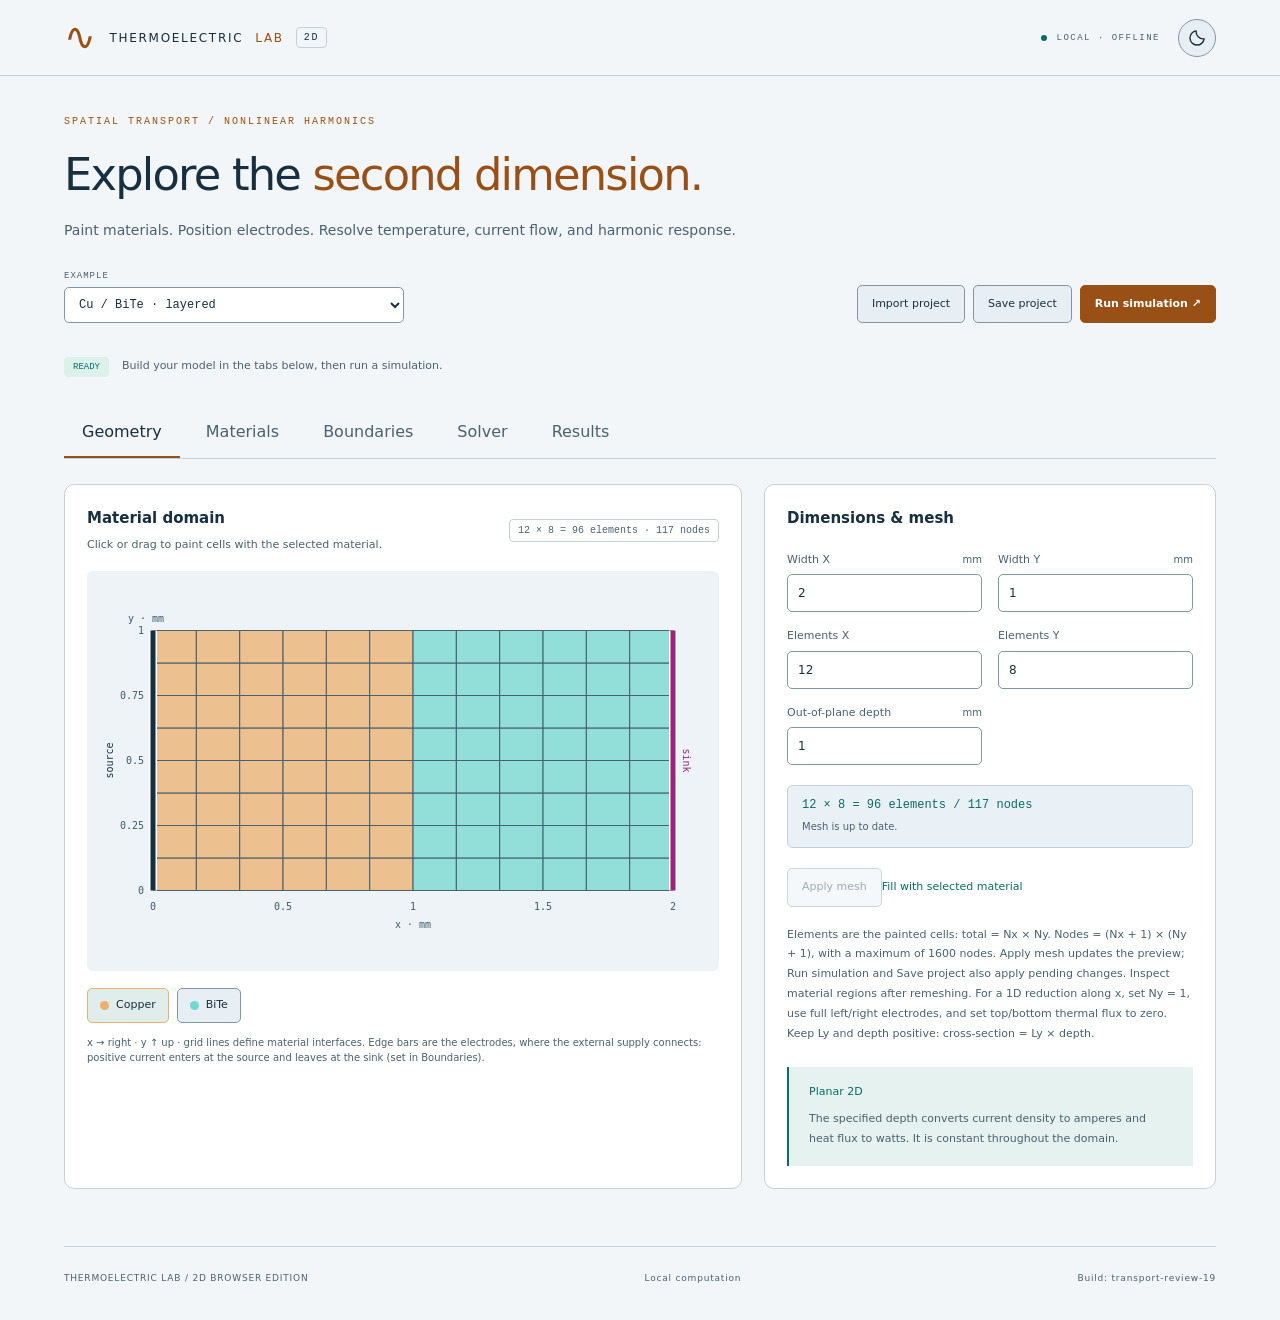
<file: index.html>
<!doctype html><html lang="en"><head><meta charset="utf-8"><meta name="viewport" content="width=device-width,initial-scale=1"><title>Thermoelectric Lab · 2D</title><script src="assets/theme.js"></script>
<link rel="stylesheet" href="assets/style.css"></head><body>
<header><div class="brand"><span>∿</span> THERMOELECTRIC <b>LAB</b><em>2D</em></div><div class="header-actions"><div class="local"><i></i>LOCAL · OFFLINE</div><button id="themeToggle" class="theme-toggle" type="button" aria-label="Light mode" aria-pressed="false" title="Switch to light mode">
<svg class="theme-sun" viewBox="0 0 24 24" aria-hidden="true"><circle cx="12" cy="12" r="4"/><path d="M12 2v2m0 16v2M2 12h2m16 0h2M5 5l1.5 1.5m11 11L19 19M5 19l1.5-1.5m11-11L19 5"/></svg>
<svg class="theme-moon" viewBox="0 0 24 24" aria-hidden="true"><path d="M20.5 13A8.5 8.5 0 0 1 11 3.5 8.5 8.5 0 1 0 20.5 13Z"/></svg>
</button></div></header>
<main><pre id="startupError" role="alert" hidden ></pre><section class="hero"><div class="eyebrow">SPATIAL TRANSPORT / NONLINEAR HARMONICS</div><h1>Explore the <span>second dimension.</span></h1><p>Paint materials. Position electrodes. Resolve temperature, current flow, and harmonic response.</p></section>
<div class="toolbar"><label class="preset-label">EXAMPLE<select id="preset"><option value="custom" disabled hidden>Custom</option><option value="dc">DC · Joule heating / spatial profile</option><option value="layers" selected>Cu / BiTe · layered</option><option value="spreading">Narrow contact · current spreading</option><option value="joule">Homogeneous · Joule 2ω</option><option value="nonlinear">Nonlinear resistance · 3ω</option><option value="seebeck">Open circuit · Seebeck DC</option><option value="module">Thermoelectric module · Bi₂Te₃ n/p couple</option><option value="rc">RC circuit · thermoelectric impedance spectrum</option></select></label><div class="toolbar-buttons"><button id="importProject" title="Open a project: a model with or without saved results">Import project</button><input type="file" id="projectFile" accept=".zip,application/zip" hidden><button id="save" title="Save the model and settings, plus the results when they belong to the current inputs">Save project</button><button id="run" class="primary">Run simulation ↗</button><button id="cancel" hidden>Stop</button></div></div>
<p id="modelNote" class="note" hidden></p><div class="status-row"><span id="badge">READY</span><span id="status" role="status" aria-live="polite">Build your model in the tabs below, then run a simulation.</span><span id="elapsed"></span><progress id="runProgress" aria-label="Cycle budget used" hidden></progress></div>
<div id="validationSummary" class="validation-summary" role="alert" hidden></div>
<nav class="tabs" role="tablist" aria-label="Workbench sections"><button role="tab" id="tab-geometry" aria-controls="geometry" aria-selected="true" data-tab="geometry"><span>Geometry</span></button><button role="tab" id="tab-materials" aria-controls="materials" aria-selected="false" tabindex="-1" data-tab="materials"><span>Materials</span></button><button role="tab" id="tab-boundaries" aria-controls="boundaries" aria-selected="false" tabindex="-1" data-tab="boundaries"><span>Boundaries</span></button><button role="tab" id="tab-solver" aria-controls="solver" aria-selected="false" tabindex="-1" data-tab="solver"><span>Solver</span></button><button role="tab" id="tab-results" aria-controls="results" aria-selected="false" tabindex="-1" data-tab="results"><span>Results</span></button></nav>
<section id="geometry" role="tabpanel" aria-labelledby="tab-geometry" class="panel"><div class="two-col"><div class="card"><div class="card-head"><div><h2>Material domain</h2><p>Click or drag to paint cells with the selected material.</p></div><span class="tag" id="gridInfo"></span></div><div class="canvas-box"><canvas id="geometryCanvas" aria-label="Material grid, x horizontal and y vertical"></canvas></div><div id="palette" class="palette"></div><div class="legend-note">x → right · y ↑ up · grid lines define material interfaces. Edge bars are the electrodes, where the external supply connects: positive current enters at the source and leaves at the sink (set in Boundaries).</div></div><div class="card"><h2>Dimensions & mesh</h2><fieldset class="settings"><div class="grid2"><label>Width X <span>mm</span><input id="lx" type="number" step="any" min="0" required></label><label>Width Y <span>mm</span><input id="ly" type="number" step="any" min="0" required></label><label>Elements X<input id="nx" type="number" min="2" step="1"></label><label>Elements Y<input id="ny" type="number" min="1" step="1"></label><label>Out-of-plane depth <span>mm</span><input id="depth" type="number" step="any" min="0" required></label></div><div class="mesh-summary" aria-live="polite"><strong id="meshSummary"></strong><small id="meshPending"></small></div><button id="applyGrid" class="secondary">Apply mesh</button><button id="fill" class="text-button">Fill with selected material</button></fieldset><p class="note">Elements are the painted cells: total = Nx × Ny. Nodes = (Nx + 1) × (Ny + 1), with a maximum of 1600 nodes. Apply mesh updates the preview; Run simulation and Save project also apply pending changes. Inspect material regions after remeshing. For a 1D reduction along x, set Ny = 1, use full left/right electrodes, and set top/bottom thermal flux to zero. Keep Ly and depth positive: cross-section = Ly × depth.</p><div class="info-block"><b>Planar 2D</b><p>The specified depth converts current density to amperes and heat flux to watts. It is constant throughout the domain.</p></div></div></div></section>
<section id="materials" role="tabpanel" aria-labelledby="tab-materials" class="panel" hidden><div class="section-head"><div><h2>Material library</h2><p>Properties at 300 K. Each grid cell references one material.</p></div><div class="toolbar-buttons"><select id="presetMaterial" class="secondary preset-select"><option value="">Select preset…</option></select><button id="materialFilesButton" class="secondary">Add material json</button><button id="addMaterial" class="secondary">+ Add material</button></div><input id="materialFiles" type="file" accept=".json,application/json" hidden></div><fieldset class="settings"><div id="materialCards" class="material-cards"></div></fieldset><div class="info-block"><b>Temperature-dependent transport</b><p>ρₑ(T) = [1 + β(T − 300)] / σ₃₀₀ &nbsp; · &nbsp; α(T) = α₃₀₀ + α′(T − 300). The solver includes Joule, Seebeck, Peltier and Thomson effects. Preset values are illustrative.</p></div></section>
<section id="boundaries" role="tabpanel" aria-labelledby="tab-boundaries" class="panel" hidden><div class="two-col"><div class="card"><h2>Electrical electrodes</h2><p class="sub">Remaining boundary nodes are electrically insulated.</p><fieldset class="settings"><label>Excitation<select id="excitationMode"><option value="periodic">AC · single frequency</option><option value="sweep">AC · multifrequency sweep</option><option value="steady">DC · constant electrical drive</option></select></label><div id="sweepSettings" hidden><div class="grid2"><label>Minimum frequency <span>Hz</span><input id="sweepMin" type="number" min="0" step="any" value="0.1"></label><label>Maximum frequency <span>Hz</span><input id="sweepMax" type="number" min="0" step="any" value="100"></label><label>Frequency points<input id="sweepPoints" type="number" min="2" max="100" step="1" value="10"></label><label>Spacing<select id="sweepSpacing"><option value="log">Logarithmic</option><option value="linear">Linear</option></select></label></div><p class="note">Sequential periodic solutions; electrical and thermal AC inputs share each frequency. Bias, amplitude and phase stay fixed. Stop retains completed points. A point that exhausts the cycle budget is kept as unconverged (excluded from Bode) and the sweep continues. Maximum 100 points, subject to a retained-data memory limit. Stop retains the latest saved complete cycle; checkpoints may skip intervening cycles.</p></div><label>Control mode<select id="electricalKind"><option value="current">Total current · A</option><option value="voltage">Terminal voltage · V</option><option value="open_circuit">Open circuit · net current = 0</option></select></label><div class="grid3"><label>DC bias<input id="bias" type="number" step="any"></label><label>AC peak<input id="amplitude" type="number" step="any"></label><label>Phase <span>°</span><input id="phase" type="number" step="any"></label></div><div id="electrodes"></div></fieldset><div class="info-block"><b>Equipotential contacts</b><p>The sink electrode is grounded (0 V). The terminal voltage is V(source) − V(sink), and positive current enters at the source, so a resistor gives a positive voltage for a positive current. Voltage mode prescribes the terminal voltage; in current mode it adjusts to deliver the specified total current. The external leads have zero Seebeck coefficient: an electrode on thermoelectric material exchanges Peltier heat with them. Current density is free to vary across an electrode. Electrode ranges run bottom→top on vertical edges, and left→right on horizontal edges.</p></div></div><div class="card"><h2>Thermal boundaries</h2><p class="note">A nonzero thermal AC peak selects the periodic solver, even with DC electrical drive.</p><fieldset class="settings"><div id="thermalCards"></div></fieldset><p class="note">Flux is total heat flux, including Peltier, positive outward. Zero flux is adiabatic. Convection value is ambient temperature. Fixed-temperature sides meeting at a corner must agree.</p></div></div></section>
<section id="solver" role="tabpanel" aria-labelledby="tab-solver" class="panel" hidden><div class="two-col"><div class="card"><h2>Solution method</h2><p id="solverMethod" class="solver-method" role="status">DC stationary</p><input id="mode" type="hidden" value="steady"><fieldset class="settings" id="periodicSettings" hidden><div class="grid2"><label id="singleFrequencyLabel">Frequency <span>Hz</span><input id="frequency" type="number" step="any" min="0" required></label><label>Time steps per period<select id="samples"><option>64</option><option>128</option><option>256</option><option>512</option><option>1024</option></select></label><label>Maximum cycles<input id="maxPeriods" type="number" min="3" max="1000"></label></div></fieldset><p class="note" id="periodicNote" hidden>One shared frequency applies to all periodic electrical and thermal inputs. Refine the mesh and time steps to check your result. For 3ω, use at least 256 steps per period: BDF2 shifts the effective frequency of harmonic n by about (2πn/N)²/3, about 3 % at 3ω with 64 steps.</p></div><div class="card"><h2>The numerical model</h2><details><summary>Detailed equations, boundary conditions and numerical method</summary><div class="note"><h3>Unknown fields and constitutive laws</h3><p>T(x,y,t) is absolute temperature (K), V(x,y,t) electric potential (V). The local material defines σ(T), k(T), α(T), density ρ(T), and Cp(T). J is electric current density; q is total heat flux.</p><p>J = −σ(T)[∇V + α(T)∇T]<br>∇·J = 0<br>q = α(T)TJ − k(T)∇T<br>ρCp ∂T/∂t = −∇·q − J·∇V</p><h3>Thermoelectric coupling</h3><p>Within a smooth homogeneous material, these equations give:<br>ρCp ∂T/∂t = ∇·(k∇T) + |J|²/σ − T(dα/dT)J·∇T.<br>The last two terms are Joule and Thomson heating. Π = αT is the Peltier coefficient; discontinuities in α produce interface Peltier transport through q. These effects are already included in total flux and must not be added a second time.</p><h3>Boundary and interface conditions</h3><p>Electrical contacts are equipotential; the sink is grounded, V(sink) = 0. The terminal voltage is U = V(source) − V(sink) and the terminal current I enters at the source (passive sign convention: a resistor gives U = RI and absorbs UI). Voltage mode prescribes U; current mode prescribes I; open circuit imposes I = 0. The external leads are ideal conductors with zero Seebeck coefficient: U is measured against an α = 0 reference, and an electrode on thermoelectric material exchanges the contact Peltier heat αTI (absorbed where positive current enters a material with α &gt; 0). Other edges satisfy J·n = 0. Thermal edges prescribe T, q·n = qout, or q·n = h(T − Tambient), where n is the outward normal. Zero total flux includes Peltier transport. Ideal interfaces have continuous T, V, normal J and total normal q; contact resistance is absent. Peltier coupling changes the conductive-flux balance: qcond,right − qcond,left = −Jn T(αright − αleft). Temperature itself remains continuous; its slope generally changes at an interface. Opposite interfaces in Cu/Bi₂Te₃/Cu have opposite Peltier signs for the same current direction. Strong Joule heating can mask cooling. With zero-bias sinusoidal current, inspect the signed 1ω temperature response (real part or phase), not only its DC mean or unsigned amplitude.</p><h3>DC and harmonic excitation</h3><p>DC solves the stationary system with ∂T/∂t = 0, using only DC biases. Periodic inputs use b + A cos(2πft + φ); φ is in degrees in the editor. The nonlinear time-domain solution generates harmonics:<br>u(t) = U₀ + Re[Σ Uₙ exp(inωt)], n = 1,2,3.<br>Coefficients are peak phasors, not RMS. Instantaneous spatial profiles use stored time samples, including all resolved harmonics; they are not reconstructed from only 1ω–3ω.</p><h3>Discretization and iteration</h3><p>Each rectangular cell contributes four half-face links. For a link a→b of length L and half-face area A:<br>g = A/[L mean(ρₑ(Ta),ρₑ(Tb))]<br>Iab = g[Va − Vb − αmean(Tb − Ta)]<br>Qab = αmean(Ta + Tb)Iab/2 − kmean A(Tb − Ta)/L.<br>Electrical work Iab(Va − Vb) is shared between the two nodes. Cell heat capacity is split among its four corners. Coupled equations are iterated with Picard, undamped first and damped when an undamped step fails or stops contracting; Peltier cooling at a node, a source proportional to −T, is treated implicitly on the matrix diagonal. Linear graph systems use warm-started, Jacobi-preconditioned conjugate gradients. BDF2 advances periodic runs after one backward-Euler startup step. Cycle convergence checks successive temperature histories and terminal DC/1ω–3ω phasors; the voltage tolerance follows the temperature tolerance through the largest Seebeck coefficient. When the cycle-to-cycle drift decays geometrically along a stable direction, the cycle start is extrapolated to its limit, and convergence is then checked on two plain cycles. Nonlinear acceptance also requires a normalized heat-balance residual ≤ 1.</p><p>Ly × depth gives the cross-section of a 1D reduction. Ny = 1, full left/right contacts and zero top/bottom flux produce the transverse-uniform limit. Grid/time refinement remains necessary, especially for weak 3ω: BDF2 shifts the effective frequency of harmonic n by about (2πn/N)²/3 with N steps per period, about 3 % at 3ω with 64 steps and 0.2 % with 256. The model assumes isotropic properties, perfect interfaces and no front/back heat losses.</p></div></details><div class="equation">J = −σ (∇V + α∇T)<br>∇ · J = 0<br>q = αTJ − k∇T<br>ρCp ∂T/∂t = −∇ · q − J · ∇V</div><p class="note">Conservative, grid-aligned nodal control volumes; scalar isotropic materials; perfect interfaces. Electrical and thermal systems use matrix-free conjugate gradients. Nonlinear coupling uses Picard iterations with implicit Peltier cooling; periodic integration uses BDF2 with cycle extrapolation.</p><p class="note">No contact resistance, electrical capacitance, inductance, radiation, or front/back surface heat loss. The app supports up to 1600 nodes; practical compute time depends strongly on the case.</p></div></div></section>
<section id="results" role="tabpanel" aria-labelledby="tab-results" class="panel" hidden><div class="card" id="bodeCard" hidden><div class="card-head"><div><h2>Frequency sweep · Bode</h2><p id="sweepStatus" role="status"></p></div><button id="bodeCsv">Export Bode CSV</button></div><div class="grid3"><label>Quantity<select id="bodeQuantity"><option value="terminalVoltage">Terminal voltage · source − sink</option><option value="current">Terminal current</option><option value="impedance">Impedance · (source − sink) / current</option><option value="temperature">Temperature at probe</option><option value="voltage">Potential at probe</option><option value="Jx">Current density Jx</option><option value="Jy">Current density Jy</option><option value="qx">Heat flux qx</option><option value="qy">Heat flux qy</option></select></label><label>Harmonic<select id="bodeHarmonic"><option value="1">1ω</option><option value="2">2ω</option><option value="3">3ω</option></select></label><label>Representation<select id="bodeRepresentation"><option value="polar">Magnitude / Phase</option><option value="complex">Real / Imaginary</option></select></label><label>Phase / normalization reference<select id="bodeReference"><option value="drive">Electrical excitation</option><option value="current">Measured terminal current · 1ω</option><option value="terminalVoltage">Measured terminal voltage · 1ω</option><option value="left">Left thermal excitation</option><option value="right">Right thermal excitation</option><option value="bottom">Bottom thermal excitation</option><option value="top">Top thermal excitation</option><option value="time">Time origin · cos(nωt)</option></select></label><label>Magnitude normalization<select id="bodeNormalization"><option value="raw">Raw amplitude</option><option value="fundamental">Divide by reference amplitude</option><option value="power">Divide by reference amplitude ^ n</option></select></label><label>Magnitude scale<select id="bodeScale"><option value="physical">Physical units</option><option value="db">dB · 20 log₁₀(module / reference)</option></select></label><label>dB reference <span>same units as module</span><input id="bodeDb" type="number" step="any" min="0" value="1"></label><label>Probe X <span>% of width</span><input id="bodeX" type="number" min="0" max="100" step="any" value="50"></label><label>Probe Y <span>% of height</span><input id="bodeY" type="number" min="0" max="100" step="any" value="50"></label><label>Phase threshold <span>raw output SI amplitude</span><input id="bodeFloor" type="number" step="any" min="0" value="1E-12"></label><label>Phase display<select id="bodeUnwrap"><option value="wrapped">−180° to 180°</option><option value="unwrapped">Unwrapped</option></select></label><label>Map / report frequency<select id="sweepPoint"></select></label></div><p class="note" id="bodeNote"></p><div class="two-col charts"><div id="bodeMagnitude" class="chart"></div><div id="bodePhase" class="chart"></div></div><p class="note">Click a curve point or choose a frequency to inspect its spatial maps. CSV retains physical magnitude; dB is a display conversion. Phase: φ(output,n) − n φ(reference,1). Impedance uses 1ω and voltage drop source − sink. Each frequency starts independently; no transient history is shared between runs.</p></div><div class="section-head"><div><h2>Computed results</h2><p>Exports use the displayed solution and its saved model.</p></div><div><button id="exportMenuButton" class="primary" aria-expanded="false" aria-controls="exportMenu" disabled>Export ▾</button><div id="exportMenu" hidden><button id="exportPdf" disabled>Full PDF report</button><button id="exportZip" disabled>Save project / complete results ZIP</button></div></div></div><p id="exportStatus" role="status" aria-live="polite"></p><div class="metrics"><article><span id="vLabel">TERMINAL VOLTAGE · 1ω</span><strong id="vMetric">—</strong><small id="vPhase">Peak amplitude</small></article><article><span>TEMPERATURE RANGE</span><strong id="tMetric">—</strong><small>Full spatial state / cycle</small></article><article><span>CONVERGENCE</span><strong id="cycleMetric">—</strong><small id="errorMetric">No result yet</small></article></div><p id="diagnosticsNote" class="note" role="status"></p><div class="card"><div class="card-head"><div><h2>Spatial response</h2><p id="fieldCaption">Run a simulation to inspect the 2D fields.</p></div><div class="field-controls"><select id="field" aria-label="Field"><option value="temperature">Temperature</option><option value="voltage">Voltage</option><option value="J">Current density |J|</option><option value="Jx">Current density Jx</option><option value="Jy">Current density Jy</option><option value="qx">Heat flux qx</option><option value="qy">Heat flux qy</option></select><select id="harmonic" aria-label="Harmonic"><option value="0">DC</option><option value="1">1ω</option><option value="2">2ω</option><option value="3">3ω</option></select><select id="representation" aria-label="Representation"><option value="amplitude">Amplitude</option><option value="phase">Phase</option><option value="real">Re · Real part</option><option value="imaginary">Im · Imaginary part</option></select><label class="check"><input type="checkbox" id="arrows"> Current arrows</label></div></div><p id="representationHelp" class="legend-note"></p><div class="canvas-box result-box"><canvas id="resultCanvas" aria-label="Spatial result heatmap"></canvas><div id="resultEmpty" class="empty-overlay">Your 2D response will appear here.</div></div><div class="color-scale"><span id="scaleMin">—</span><div></div><span id="scaleMax">—</span><small id="scaleUnit"></small></div><p id="probeReadout" class="probe-readout" role="status" hidden></p><div class="legend-note" id="vectorNote">Click the map to move the probe; its values appear above. Arrows show the real current phasor at 0°.</div></div><div class="card"><h2>Spatial field · selected time</h2><div class="field-controls"><label>Field<select id="profileField"><option value="temperature">Temperature</option><option value="voltage">Voltage</option><option value="Jx">Current density Jx</option><option value="Jy">Current density Jy</option><option value="J">Current magnitude</option><option value="qx">Heat flux qx</option><option value="qy">Heat flux qy</option></select></label><button id="exportProfile" disabled>Export data · all fields</button></div><div id="profileTimeControls" hidden><label>Time within saved cycle<input id="profileTime" type="range" min="0" max="0" step="1" value="0"></label></div><p id="profileCaption" class="note">Run a simulation to view a spatial field.</p><div class="canvas-box"><canvas id="profileCanvas" aria-label="Selected instantaneous spatial field"></canvas></div><div class="color-scale"><span id="surfaceMin">—</span><div></div><span id="surfaceMax">—</span><small id="surfaceUnit"></small></div></div><div class="two-col charts" id="timeCharts"><div class="card"><h2>Temperature probe</h2><p id="probeLabel" class="sub">Click a location in the field above.</p><div id="probeChart" class="chart"></div></div><div class="card"><h2>Terminal voltage</h2><p class="sub">V(source) − V(sink)</p><div id="voltageChart" class="chart"></div></div></div><div class="card"><div class="card-head"><div><h2>Terminal harmonics</h2><p>Peak phasors · referenced to cos(ωt)</p></div><div class="toolbar-buttons"><button id="exportResults" disabled>Export results JSON</button><button id="exportCsv" disabled>Spectrum CSV</button></div></div><div class="table-scroll"><table><thead><tr><th>COMPONENT</th><th>FREQUENCY</th><th>|V| · V</th><th>PHASE</th><th>REAL · V</th><th>IMAG · V</th></tr></thead><tbody id="spectrum"><tr><td colspan="6">No computed result.</td></tr></tbody></table></div></div></section>
<footer><span>THERMOELECTRIC LAB / 2D BROWSER EDITION</span><span>Local computation</span><span>Build: transport-review-19</span></footer></main>
<script src="assets/startup.js"></script><script src="assets/core.js"></script><script src="assets/exports.js"></script><script src="assets/worker.js"></script><script src="assets/project.js"></script><script src="assets/ui-state.js"></script>
<script src="assets/ui-model.js"></script>
<script src="assets/ui-plots.js"></script>
<script src="assets/ui-sweep.js"></script>
<script src="assets/ui-worker.js"></script>
<script src="assets/ui-downloads.js"></script>
<script src="assets/ui-project.js"></script><script src="assets/app.js"></script></body></html>
</file>
<file: assets/style.css>
/* Theme tokens. Heatmap colors retain the same scientific meaning in both modes. */
:root {
  color-scheme: dark;
  --bg: #0b1118;
  --panel: #121c26;
  --line: #2a3946;
  --text: #e6edf2;
  --muted: #9aafbd;
  --accent: #f0ad72;
  --teal: #72d8ce;
  --on-accent: #24180e;
  --control-border: #4c6375;
  --input-bg: #0d1620;
  --button-bg: #1d2c39;
  --button-hover: #2c4050;
  --canvas-bg: #0d151e;
  --selected-bg: #273542;
  --info-bg: #13242b;
  --inset-bg: #0d1821;
  --badge-bg: #142d2c;
  --error-text: #ffd0cc;
  --error-bg: #42252a;
  --error-border: #ff8e8a;
  --error-shadow: #ff8e8a44;
  --disabled-bg: #20252b;
  --disabled-text: #a4abb2;
  --disabled-border: #505a63;
  --flash-bg: #665039;
  --flash-shadow: #f0ad7244;
  --plot-text: #a5bac8;
  --plot-grid: #3e5668;
  --plot-line: #73d8d0;
  --plot-point: #f0ad72;
  --contact-source: #ffffff;
  --contact-sink: #ef95df;
  --contact-halo: #101820;
  --mesh-line: #0b141d;
}
:root[data-theme="light"] {
  color-scheme: light;
  --bg: #f3f6f8;
  --panel: #ffffff;
  --line: #c5d1da;
  --text: #172f40;
  --muted: #496171;
  --accent: #995016;
  --teal: #096c65;
  --on-accent: #ffffff;
  --control-border: #8297a6;
  --input-bg: #ffffff;
  --button-bg: #e8eff4;
  --button-hover: #d6e2eb;
  --canvas-bg: #edf3f7;
  --selected-bg: #e0edea;
  --info-bg: #e5f2ef;
  --inset-bg: #eaf1f6;
  --badge-bg: #dcf1e9;
  --error-text: #8d2530;
  --error-bg: #fff0f0;
  --error-border: #b53743;
  --error-shadow: #b5374322;
  --disabled-bg: #e4e9ed;
  --disabled-text: #586873;
  --disabled-border: #a1afb9;
  --flash-bg: #f5dfcb;
  --flash-shadow: #99501633;
  --plot-text: #405b6c;
  --plot-grid: #b9cbd7;
  --plot-line: #08756c;
  --plot-point: #995016;
  --contact-source: #142f43;
  --contact-sink: #9b227e;
  --contact-halo: #ffffff;
  --mesh-line: #496171;
}
* {
  box-sizing:border-box;
}
body {
  margin:0;
  background:var(--bg);
  color:var(--text);
  font:14px/1.5 system-ui,-apple-system,Segoe UI,sans-serif;
}
header {
  height:76px;
  border-bottom:1px solid var(--line);
  display:flex;
  justify-content:space-between;
  align-items:center;
  padding:0 5%;
}
.brand {
  display:flex;
  align-items:center;
  gap:12px;
  font-size:12px;
  letter-spacing:1.7px;
}
.brand>span {
  font-size:38px;
  color:var(--accent);
}
.brand b {
  font-weight:450;
  color:var(--accent);
}
.brand em {
  font:10px monospace;
  border:1px solid var(--line);
  padding:4px 7px;
  border-radius:4px;
}
.local {
  font:9px monospace;
  letter-spacing:1.5px;
  color:var(--muted);
  display:flex;
  align-items:center;
  gap:9px;
}
.local i {
  width:6px;
  height:6px;
  border-radius:50%;
  background:var(--teal);
}
main {
  max-width:1460px;
  margin:auto;
  padding:0 5%;
}
.hero {
  padding:40px 0 30px;
}
.eyebrow {
  color:var(--accent);
  font:10px monospace;
  letter-spacing:2px;
}
h1 {
  font-size:clamp(30px,3.5vw,48px);
  font-weight:450;
  letter-spacing:-1.8px;
  margin:14px 0 12px;
}
h1 span {
  color:var(--accent);
}
.hero p {
  color:var(--muted);
  margin:0;
}
.toolbar {
  display:flex;
  justify-content:space-between;
  align-items:end;
  gap:20px;
  padding-bottom:20px;
}
.preset-label {
  max-width:340px;
  flex:1;
  font:9px monospace;
  letter-spacing:1px;
}
.toolbar-buttons {
  display:flex;
  gap:8px;
  flex-wrap:wrap;
}
input,select,button {
  font:inherit;
}
input,select {
  display:block;
  min-width:0;
  width:100%;
  border:1px solid var(--control-border);
  border-radius:5px;
  background:var(--input-bg);
  color:var(--text);
  padding:9px 10px;
  margin-top:6px;
  font-size:12px;
}
button {
  background:var(--button-bg);
  border:1px solid var(--control-border);
  border-radius:5px;
  padding:10px 14px;
  color:var(--text);
  font-size:11px;
  cursor:pointer;
}
button:hover {
  background:var(--button-hover);
}
button.primary {
  background:var(--accent);
  border-color:var(--accent);
  color:var(--on-accent);
  font-weight:650;
}
button:disabled {
  opacity:.4;
  cursor:not-allowed;
}
button.text-button {
  border:0;
  background:none;
  color:var(--teal);
  padding-left:0;
}
button.secondary {
  margin-top:20px;
}
select.preset-select {
  width:auto;
  margin-top:20px;
  padding:10px 14px;
  font-size:11px;
  background:var(--button-bg);
  cursor:pointer;
}
select.preset-select:hover {
  background:var(--button-hover);
}
input:focus,select:focus,button:focus-visible,summary:focus-visible {
  outline:2px solid var(--teal);
  outline-offset:2px;
}
.status-row {
  display:flex;
  align-items:baseline;
  gap:13px;
  padding:14px 0 23px;
  font-size:11px;
  color:var(--muted);
  min-height:64px;
}
#badge {
  font:9px monospace;
  color:var(--teal);
  background:var(--badge-bg);
  padding:5px 9px;
  border-radius:4px;
  white-space:nowrap;
}
#badge.error {
  color:var(--error-text);
  background:var(--error-bg);
}
#elapsed {
  margin-left:auto;
  white-space:nowrap;
}
.tabs {
  display:flex;
  border-bottom:1px solid var(--line);
  margin-bottom:25px;
  gap:8px;
  overflow:auto;
}
.tabs button {
  border:0;
  border-bottom:2px solid transparent;
  border-radius:0;
  background:none;
  color:var(--muted);
  padding:16px 20px;
  font:10px monospace;
  white-space:nowrap;
}
.tabs button span {
  font:13px system-ui;
  margin-left:9px;
  color:var(--muted);
}
.tabs button[aria-selected=true] {
  border-color:var(--accent);
  color:var(--accent);
}
.tabs button[aria-selected=true] span {
  color:var(--text);
}
.panel {
  min-height:580px;
}
.two-col {
  display:grid;
  grid-template-columns:minmax(0,1.5fr) minmax(280px,1fr);
  gap:22px;
}
.card {
  background:var(--panel);
  border:1px solid var(--line);
  border-radius:10px;
  padding:22px;
  min-width:0;
  margin-bottom:22px;
}
.card-head,.section-head {
  display:flex;
  align-items:center;
  justify-content:space-between;
  gap:14px;
  flex-wrap:wrap;
  margin-bottom:18px;
}
h2 {
  font-size:15px;
  font-weight:550;
  margin:0 0 7px;
}
h3 {
  font-size:12px;
  margin:0 0 12px;
}
.card-head p,.section-head p,.sub {
  color:var(--muted);
  font-size:11px;
  margin:0 0 12px;
}
.card-head p {
  margin:0;
}
.tag {
  font:10px monospace;
  color:var(--muted);
  padding:5px 8px;
  border:1px solid var(--line);
  border-radius:4px;
}
.canvas-box {
  height:400px;
  position:relative;
  width:100%;
  background:var(--canvas-bg);
  border-radius:6px;
}
.canvas-box canvas {
  width:100%;
  height:100%;
  display:block;
  touch-action:none;
}
.palette {
  display:flex;
  gap:8px;
  flex-wrap:wrap;
  margin:17px 0 0;
}
.swatch {
  display:flex;
  align-items:center;
  gap:7px;
  font-size:11px;
  padding:8px 12px;
}
.swatch i {
  width:9px;
  height:9px;
  border-radius:50%;
  background:var(--swatch);
}
.swatch.active {
  border-color:var(--swatch);
  background:var(--selected-bg);
}
.legend-note {
  font-size:10px;
  color:var(--muted);
  margin-top:12px;
}
.probe-readout {
  font-size:12px;
  margin-top:10px;
  font-variant-numeric:tabular-nums;
}
.settings {
  border:0;
  margin:0;
  padding:0;
  min-width:0;
}
label {
  display:block;
  font-size:11px;
  color:var(--muted);
}
label>span {
  float:right;
  font-size:10px;
  color:var(--muted);
}
.settings > label {
  margin-top:16px;
}
.settings > label:first-child {
  margin-top:0;
}
.grid2 {
  display:grid;
  grid-template-columns:1fr 1fr;
  gap:16px;
  margin-top:15px;
}
.grid3 {
  display:grid;
  grid-template-columns:1fr 1fr 1fr;
  gap:12px;
  margin-top:15px;
}
.note {
  color:var(--muted);
  font-size:11px;
  line-height:1.8;
  margin-top:18px;
}
.info-block {
  border-left:2px solid var(--teal);
  background:var(--info-bg);
  padding:17px 20px;
  margin-top:24px;
  font-size:11px;
  color:var(--muted);
}
.info-block b {
  font-weight:500;
  color:var(--teal);
}
.info-block p {
  margin:8px 0 0;
  line-height:1.8;
}
.material-cards {
  display:grid;
  grid-template-columns:repeat(2,minmax(0,1fr));
  gap:20px;
}
.material-card {
  background:var(--panel);
  border:1px solid var(--line);
  border-top:3px solid var(--material-color);
  border-radius:9px;
  padding:23px;
}
.material-card .grid2 {
  gap:12px 18px;
}
.material-card .name-row {
  display:flex;
  gap:12px;
  align-items:flex-end;
}
.material-card .name-row label:first-child {
  flex:1;
}
.remove-material {
  background:none;
  border:1px solid var(--control-border);
  color:var(--muted);
  padding:9px 12px;
  margin-bottom:0;
  font-size:12px;
}
.remove-material:hover:not(:disabled) {
  background:var(--error-bg);
  color:var(--error-text);
  border-color:var(--error-border);
}
.material-card input[type=color] {
  height:36px;
  width:50px;
  padding:3px;
}
.electrode,.thermal-card {
  margin-top:18px;
  padding-top:17px;
  border-top:1px solid var(--line);
}
.thermal-card h3,.electrode h3 {
  color:var(--teal);
  letter-spacing:1px;
  font-size:10px;
}
.thermal-card .grid3 {
  margin-top:10px;
  gap:8px;
}
.equation {
  font:18px/2.2 ui-monospace,monospace;
  color:var(--accent);
  margin:20px 0;
}
.metrics {
  display:grid;
  grid-template-columns:1fr 1.25fr 1fr;
  gap:18px;
  margin-bottom:22px;
}
.metrics article {
  padding:20px;
  border:1px solid var(--line);
  border-radius:8px;
  background:var(--panel);
}
.metrics span {
  display:block;
  font:9px monospace;
  color:var(--muted);
  letter-spacing:.7px;
}
.metrics strong {
  display:block;
  font-size:23px;
  font-weight:450;
  color:var(--accent);
  margin:10px 0 6px;
}
.metrics small {
  font-size:10px;
  color:var(--muted);
}
.field-controls {
  display:flex;
  align-items:flex-end;
  gap:9px;
  flex-wrap:wrap;
}
.field-controls select {
  width:auto;
  font-size:11px;
  margin:0;
}
.field-controls button {
  padding:9px 14px;
}
.check {
  display:flex;
  align-items:center;
  gap:7px;
  font-size:10px;
  align-self:center;
}
.check input {
  width:auto;
  margin:0;
}
#profileTimeControls {
  margin-top:18px;
}
.result-box {
  height:450px;
}
.empty-overlay {
  position:absolute;
  inset:0;
  display:flex;
  align-items:center;
  justify-content:center;
  color:var(--muted);
  pointer-events:none;
}
.color-scale {
  display:flex;
  align-items:center;
  gap:12px;
  margin:16px 5% 0;
  font:10px monospace;
  color:var(--muted);
}
.color-scale div {
  flex:1;
  height:8px;
  border-radius:4px;
  background:linear-gradient(90deg,#182c59,#246b99,#57b6ad,#e3c16e,#f48d4b);
}
.color-scale small {
  font-size:10px;
}
.charts {
  grid-template-columns:1fr 1fr;
}
.chart {
  height:210px;
  margin-top:15px;
}
.chart svg {
  width:100%;
  height:100%;
  display:block;
}
.table-scroll {
  overflow:auto;
}
table {
  width:100%;
  border-collapse:collapse;
  text-align:right;
  font:11px monospace;
  white-space:nowrap;
}
th {
  font-size:9px;
  font-weight:400;
  color:var(--muted);
}
th,td {
  padding:13px 9px;
  border-bottom:1px solid var(--line);
}
th:first-child,td:first-child {
  text-align:left;
  color:var(--accent);
}
footer {
  display:flex;
  justify-content:space-between;
  gap:20px;
  border-top:1px solid var(--line);
  padding:25px 0 35px;
  margin-top:35px;
  color:var(--muted);
  font-size:9px;
  letter-spacing:.8px;
}
[hidden] {
  display:none!important;
}
@media(max-width:1000px) {
  .two-col {
    grid-template-columns:1fr 1fr;
  }
  .tabs button {
    padding:14px 10px;
  }
  .toolbar {
    align-items:start;
  }
  .toolbar-buttons {
    justify-content:end;
  }
  .canvas-box {
    height:340px;
  }
  .field-controls {
    width:100%;
  }
}
@media(max-width:720px) {
  header {
    height:64px;
  }
  .local {
    display:none;
  }
  main {
    padding:0 5%;
  }
  .hero {
    padding:30px 0 24px;
  }
  .hero p {
    font-size:12px;
  }
  .toolbar {
    flex-direction:column;
    align-items:stretch;
    gap:14px;
  }
  .preset-label {
    max-width:none;
  }
  .toolbar-buttons {
    justify-content:start;
  }
  .tabs {
    gap:0;
  }
  .tabs button {
    padding:13px 9px;
  }
  .tabs button span {
    font-size:12px;
    margin-left:5px;
  }
  .two-col,.material-cards,.charts {
    grid-template-columns:1fr;
  }
  .metrics {
    grid-template-columns:1fr 1fr;
    gap:12px;
  }
  .metrics article:last-child {
    grid-column:1/-1;
  }
  .metrics strong {
    font-size:20px;
  }
  .card {
    padding:17px;
  }
  .canvas-box,.result-box {
    height:330px;
  }
  .field-controls {
    gap:6px;
  }
  .field-controls select {
    max-width:48%;
  }
  .status-row {
    align-items:start;
    flex-wrap:wrap;
  }
  .brand {
    font-size:10px;
    gap:8px;
  }
  .grid3 {
    gap:9px;
  }
  footer {
    flex-direction:column;
    gap:8px;
  }
  .panel {
    min-height:0;
  }
}
.mesh-summary {
  margin-top:20px;
  padding:12px 14px;
  border:1px solid var(--line);
  border-radius:6px;
  background:var(--inset-bg);
}
.mesh-summary strong {
  display:block;
  color:var(--teal);
  font:12px monospace;
}
.mesh-summary small {
  display:block;
  margin-top:7px;
  color:var(--muted);
  font-size:10px;
  line-height:1.6;
}
.validation-summary {
  border:1px solid var(--error-border);
  border-radius:8px;
  background:var(--error-bg);
  color:var(--error-text);
  padding:14px 18px;
  margin:0 0 20px;
  font-size:11px;
}
.validation-summary strong {
  font-weight:550;
}
.validation-summary ul {
  margin:8px 0 0;
  padding-left:18px;
}
.validation-summary li {
  margin:4px 0;
}
input[aria-invalid="true"],select[aria-invalid="true"] {
  border-color:var(--error-border);
  background:var(--error-bg);
  box-shadow:0 0 0 1px var(--error-shadow);
}
#exportMenu {
  padding:10px 0;
  display:flex;
  gap:8px;
  flex-wrap:wrap;
}
#exportMenu[hidden] {
  display:none;
}
#exportStatus {
  font-size:12px;
  color:var(--muted);
  min-height:16px;
}
#applyGrid.mesh-pending {
  border-color:var(--accent);
  color:var(--accent);
}
#applyGrid.mesh-flash {
  animation:mesh-flash .7s ease-out 1;
}
@keyframes mesh-flash {
  0%,100% {
    box-shadow:0 0 0 0 transparent;
  }
  45% {
    background:var(--flash-bg);
    box-shadow:0 0 0 5px var(--flash-shadow);
  }
}
@media(prefers-reduced-motion:reduce) {
  #applyGrid.mesh-flash {
    animation:none;
  }
}
.solver-method {
  color:var(--teal);
  font-size:22px;
  margin:20px 0;
  font-weight:550;
}
.tabs button {
  font:16px system-ui;
  padding:15px 18px;
}
.tabs button span {
  font-size:16px;
  margin-left:0;
}
@media(max-width:720px) {
  .tabs button {
    padding:12px 10px;
  }
  .tabs button span {
    font-size:15px;
    margin-left:0;
  }
}
/* Disabled fields retain readable, clearly inactive styling, including fieldset locks. */
input:disabled,select:disabled {
  background:var(--disabled-bg);
  color:var(--disabled-text);
  -webkit-text-fill-color:var(--disabled-text);
  border-color:var(--disabled-border);
  opacity:1;
  cursor:not-allowed;
  box-shadow:none;
}
label:has(>input:disabled),label:has(>select:disabled) {
  color:var(--disabled-text);
}
label:has(>input:disabled)>span,label:has(>select:disabled)>span {
  color:var(--disabled-text);
}
.header-actions {
  display: flex;
  align-items: center;
  gap: 18px;
}
.theme-toggle {
  display: inline-flex;
  align-items: center;
  justify-content: center;
  width: 38px;
  height: 38px;
  padding: 8px;
  flex-shrink: 0;
  border-radius: 50%;
  color: var(--text);
}
.theme-toggle svg {
  width: 20px;
  height: 20px;
  fill: none;
  stroke: currentColor;
  stroke-width: 1.7;
  stroke-linecap: round;
  stroke-linejoin: round;
}
.theme-moon {
  display: none;
}
:root[data-theme="light"] .theme-sun {
  display: none;
}
:root[data-theme="light"] .theme-moon {
  display: block;
}
#startupError {
  white-space: pre-wrap;
  background: var(--error-bg);
  color: var(--error-text);
  padding: 16px;
}
input[type="checkbox"], input[type="range"], progress {
  accent-color: var(--teal);
}
@media (max-width: 420px) {
  header {
    padding: 0 4%;
  }
  .header-actions {
    gap: 8px;
  }
  .brand {
    letter-spacing: 1px;
    gap: 5px;
  }
  .brand > span {
    font-size: 30px;
  }
}
</file>
